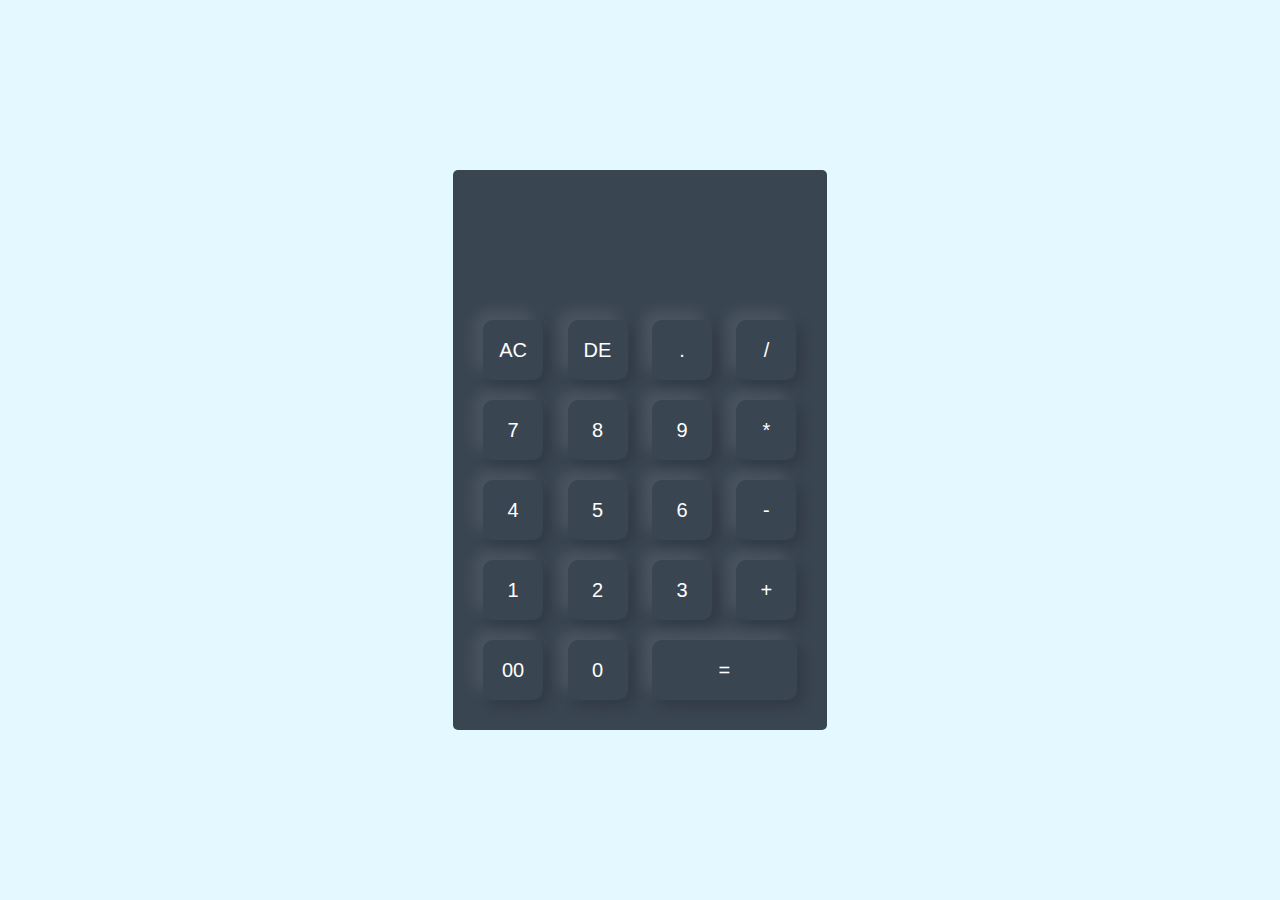
<file: Calculator/index.html>
<!DOCTYPE html>
<html lang="en">

<head>
    <meta charset="UTF-8">
    <meta name="viewport" content="width=device-width, initial-scale=1.0">
    <title>CALCULATER using javaScript</title>
    <link rel="stylesheet" href="style.css">
</head>

<body>
    <div class="container">

        <div class="calculate">
            <form action="">
                <div class="input"><input type="text" name="display"></div>
                <div>
                    <input type="button" value="AC" onclick="display.value  = ' '" class="operator">
                    <input type="button" value="DE" onclick="display.value  = display.value.toString().slice(0,-1)" class="operator">
                    <input type="button" value="." onclick="display.value  += '.'" class="operator">
                    <input type="button" value="/" onclick="display.value  += '/'" class="operator">
                </div>

                <div>
                    <input type="button" value="7" onclick="display.value  += '7'">
                    <input type="button" value="8" onclick="display.value  += '8'">
                    <input type="button" value="9" onclick="display.value  += '9'">
                    <input type="button" value="*" onclick="display.value  += '*'" class="operator">
                </div>

                <div>
                    <input type="button" value="4" onclick="display.value  += '4'">
                    <input type="button" value="5" onclick="display.value  += '5'">
                    <input type="button" value="6" onclick="display.value  += '6'">
                    <input type="button" value="-" onclick="display.value  += '-'" class="operator"> 
                </div>

                <div>
                    <input type="button" value="1" onclick="display.value  += '1'">
                    <input type="button" value="2" onclick="display.value  += '2'">
                    <input type="button" value="3" onclick="display.value  += '3'">
                    <input type="button" value="+" onclick="display.value  += '+'" class="operator">
                </div>

                <div>
                    <input type="button" value="00" onclick="display.value  += '00'">
                    <input type="button" value="0" onclick="display.value  += '0'">
                    <input class="equal operator" type="button" value="="
                        onclick="display.value  = eval(display.value)">
                </div>
            </form>
        </div>
    </div>
</body>

</html>
</file>
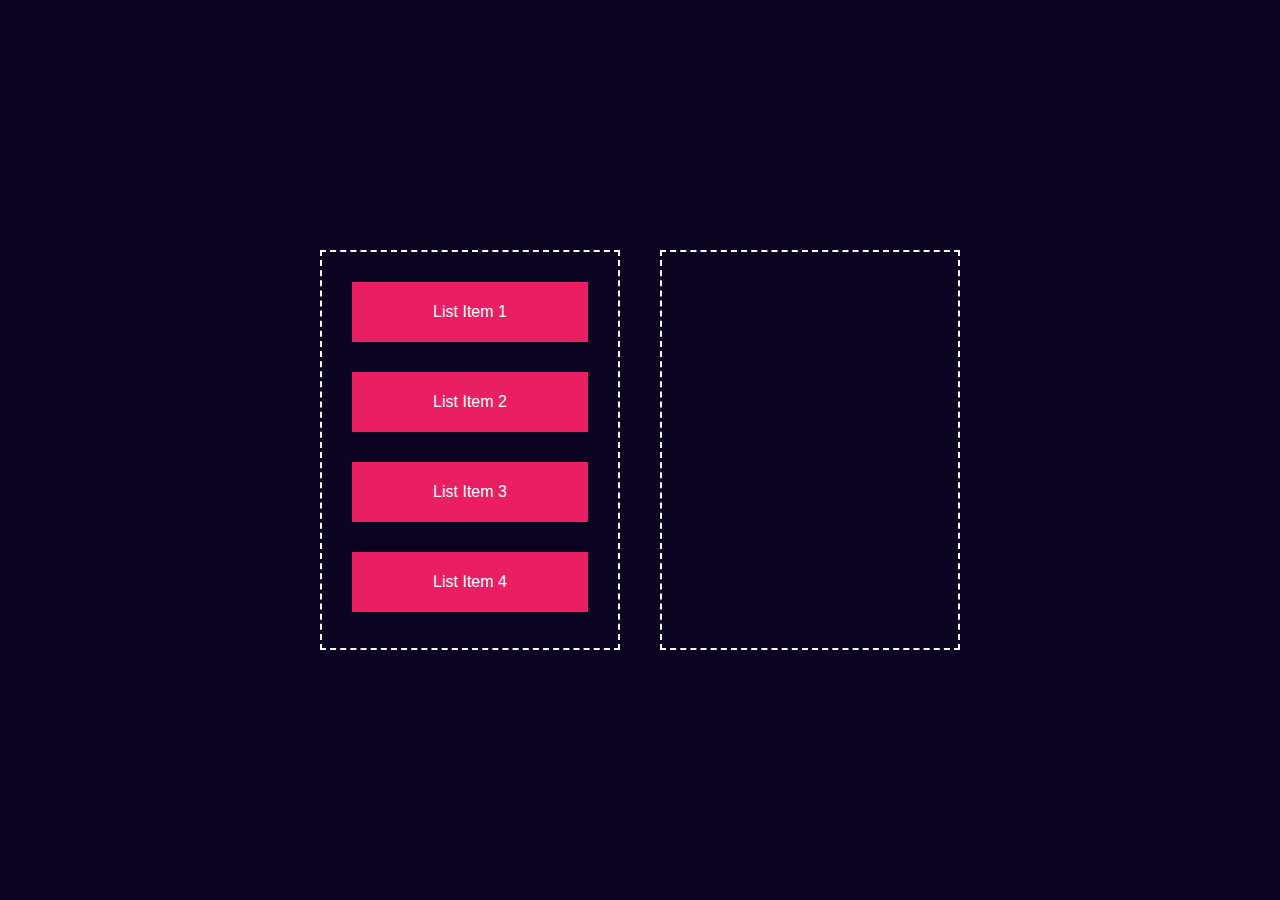
<file: Drag & Drop/Index.html>
<!DOCTYPE html>
<html lang="en">

<head>
    <meta charset="UTF-8">
    <meta name="viewport" content="width=device-width, initial-scale=1.0">
    <title>Drap & Drop</title>
    <link rel="stylesheet" href="style.css">
</head>

<body>
    <div class="container">
        <div class="left">
            <div class="list" draggable="true"> List Item 1</div>
            <div class="list" draggable="true"> List Item 2</div>
            <div class="list" draggable="true"> List Item 3</div>
            <div class="list" draggable="true"> List Item 4</div>
        </div>
        <div class="right">
        </div>
    </div>
    <script src="app.js"></script>
</body>

</html>
</file>
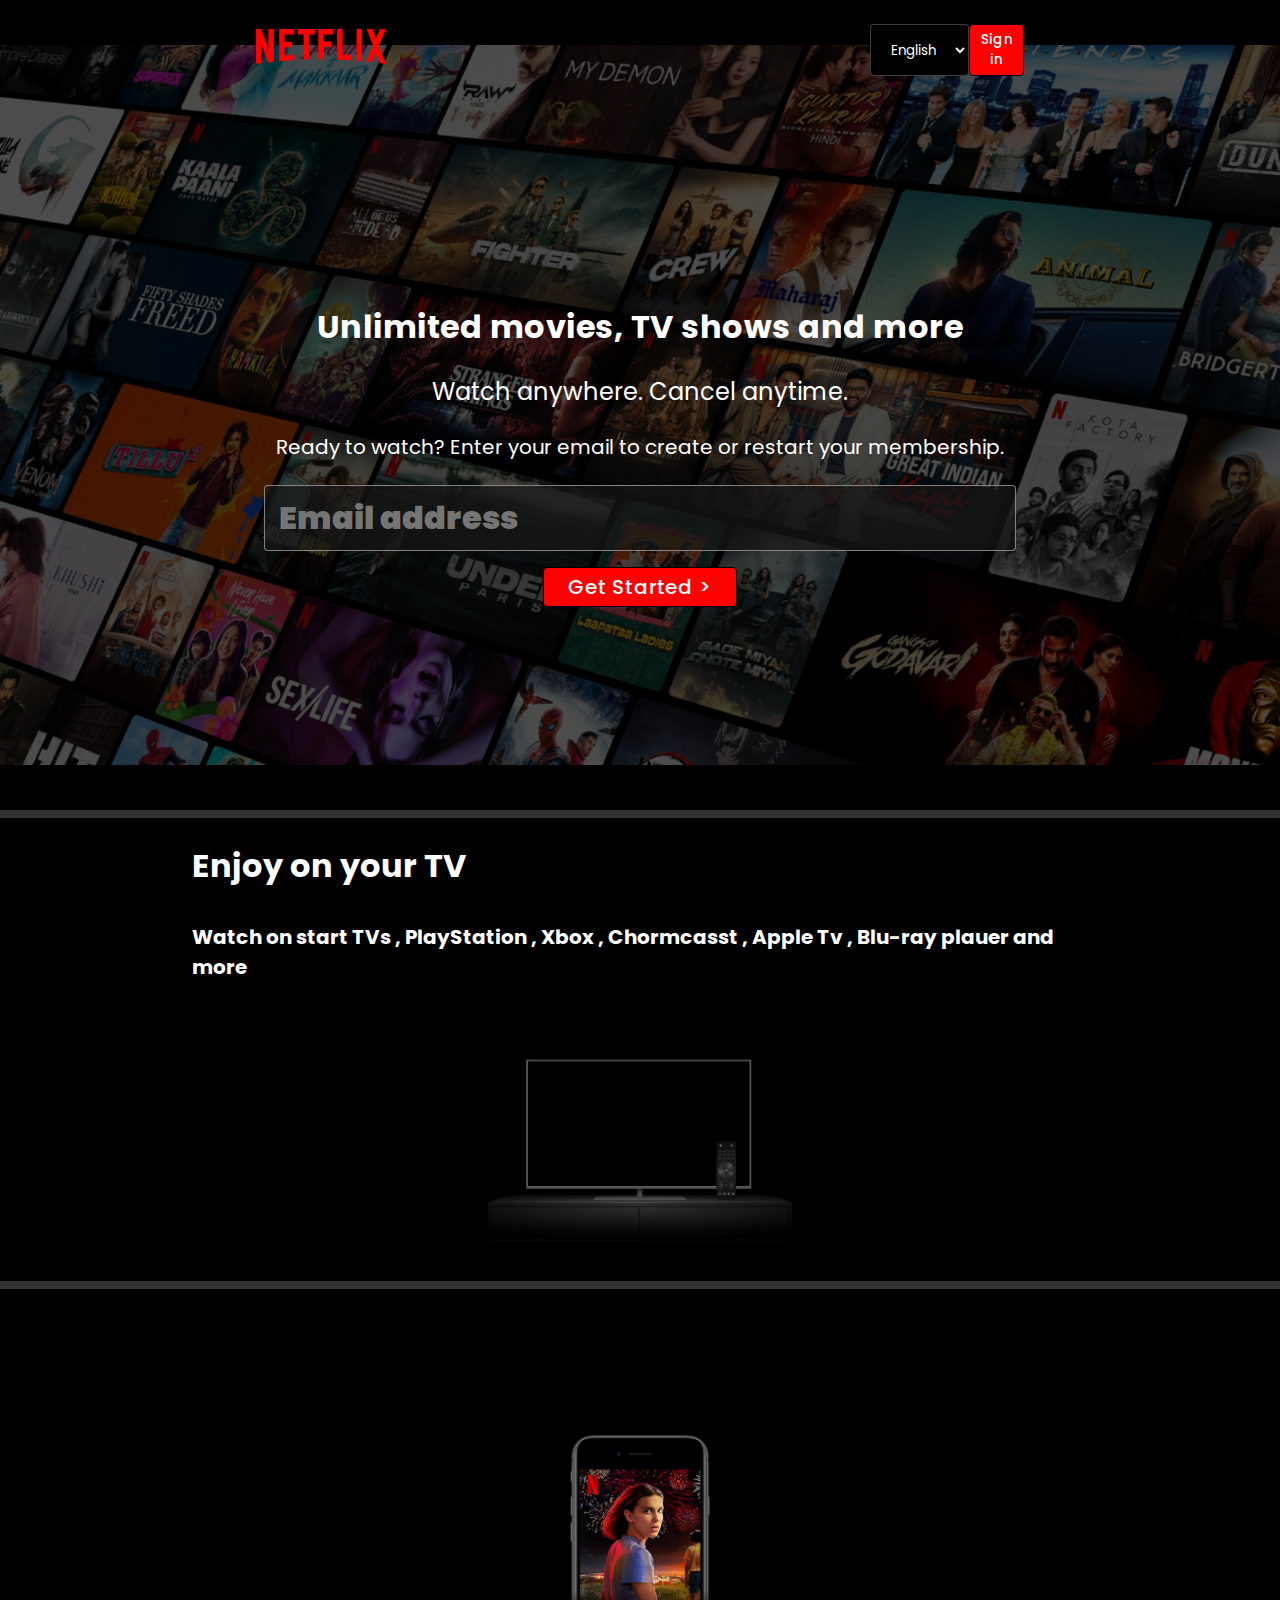
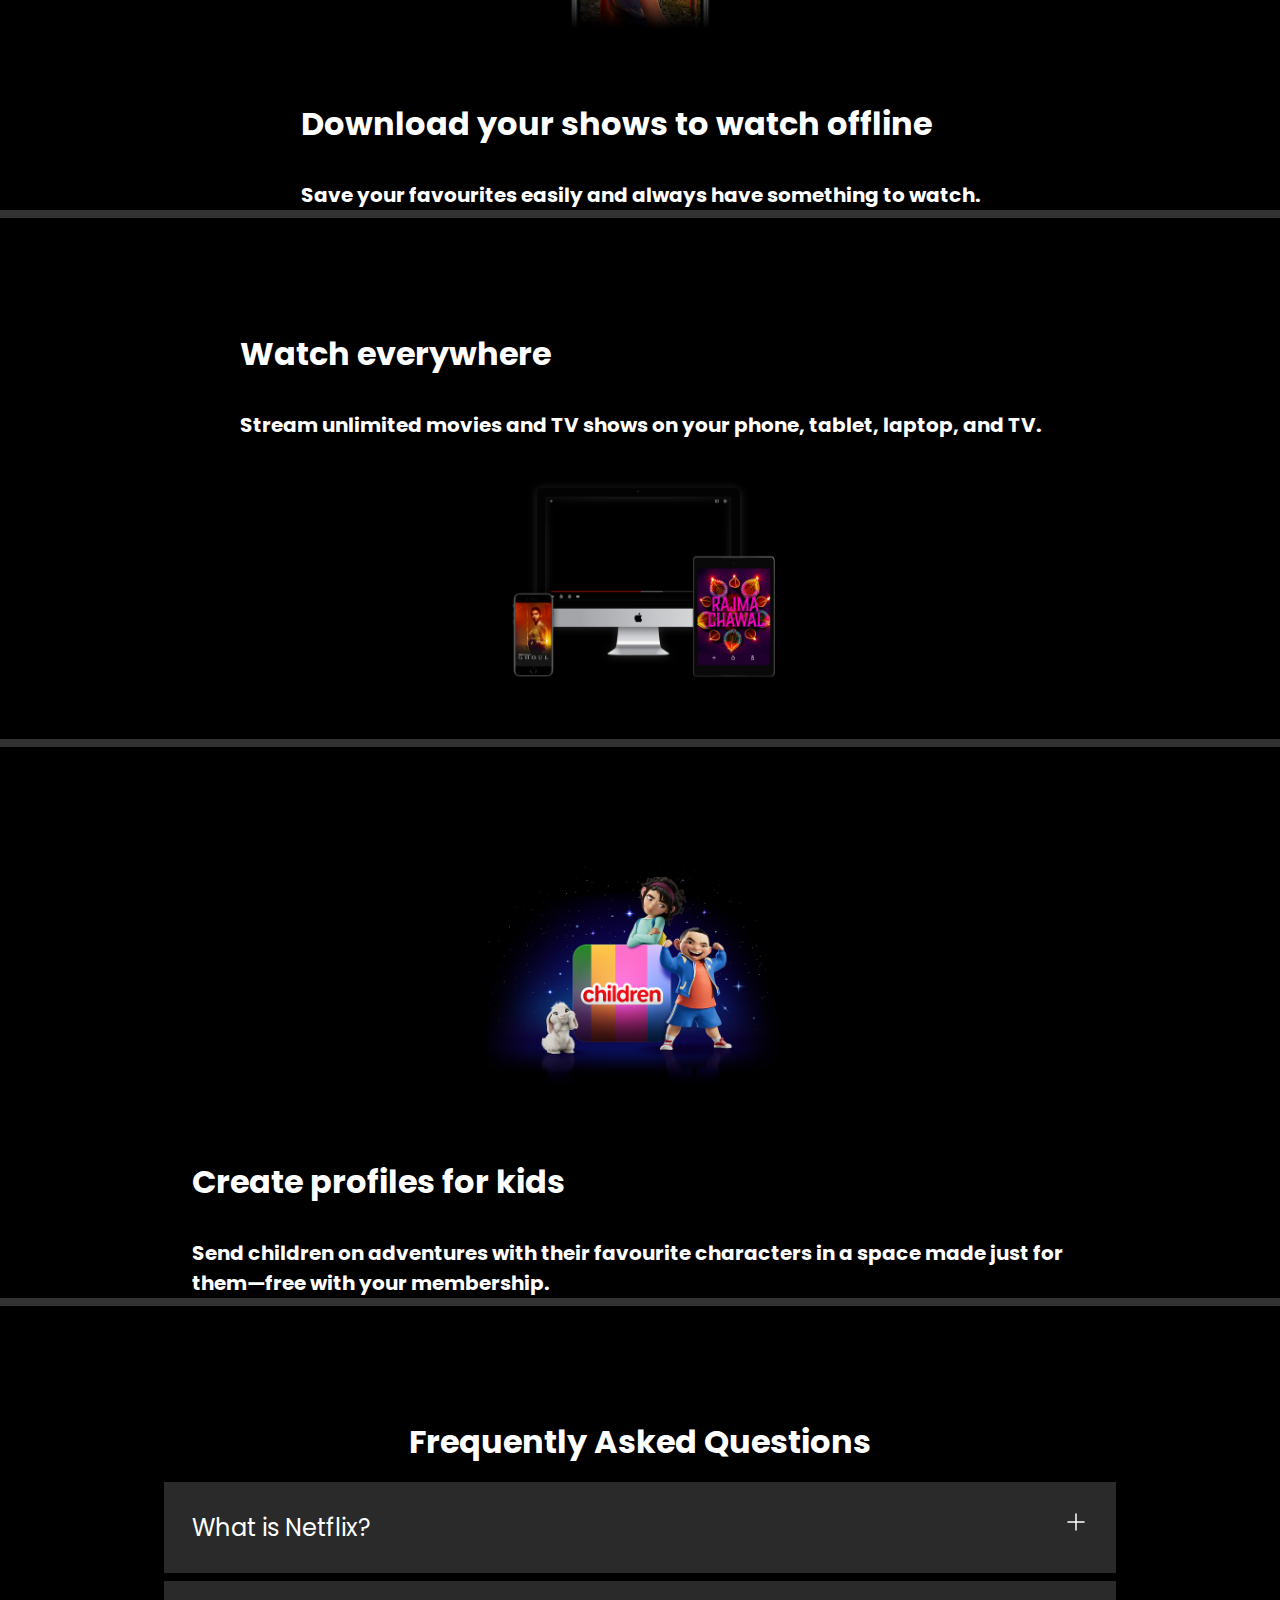
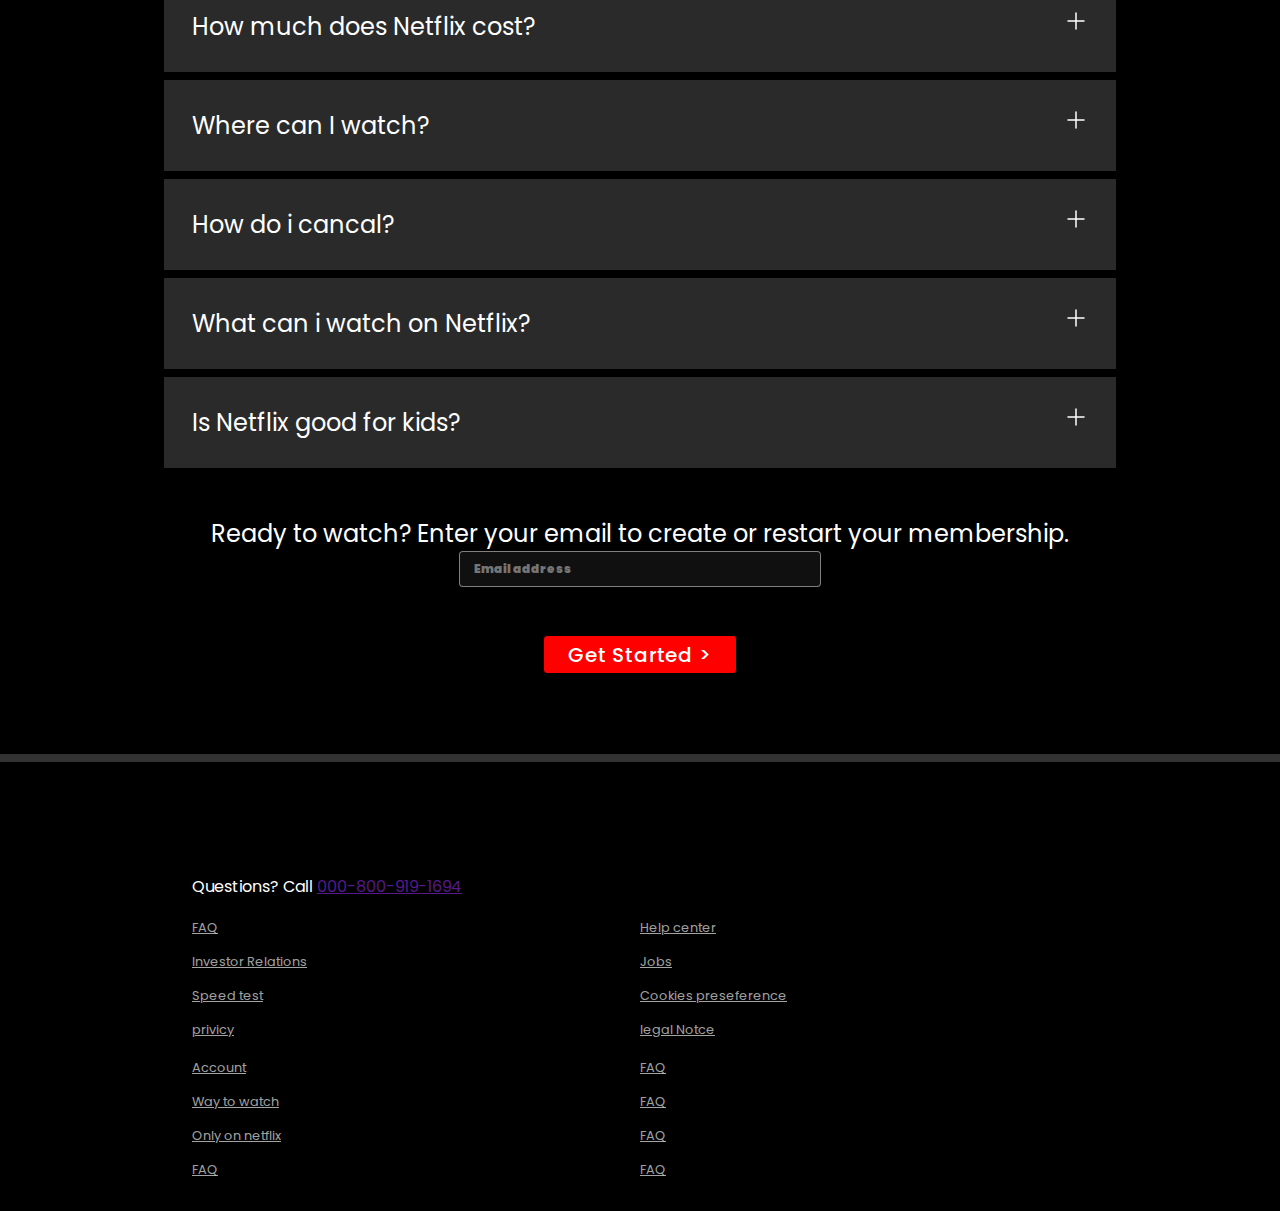
<file: Nexflix/index.html>
<!DOCTYPE html>
<html lang="en">

<head>
    <meta charset="UTF-8">
    <meta name="viewport" content="width=device-width, initial-scale=1.0">
    <title>Netflix India-Watch Show Online, Watch Movies Online</title>
    <link rel="icon" href="./Assets/favicon.ico">
    <link rel="stylesheet" href="style.css">
</head>

<body>
    <div class="main">
        <nav>
            <span><img width="50" src="Assets/logo.svg" alt=""></span>
            <div class="btn-2">
                <button class="btn btn-select"> <select name="lan" id="lenguage">
                        <option value="english">English</option>
                        <option value="hindi">Hindi</option>
                    </select>

                </button>
                <button class="btn btn-red-sm">Sign in</button>
            </div>
        </nav>

        <div class="box"></div>
        <div class="hero">
            <span>Unlimited movies, TV shows and more </span>
            <span> Watch anywhere. Cancel anytime. </span>
            <span> Ready to watch? Enter your email to create or restart your membership.</span>
            <div class="hero-point">
                <input type="email" placeholder="Email address" name="email" id="user">
                <button class="btn btn-red">Get Started &gt; </button>
            </div>
        </div>
        <div class="line"></div>
    </div>
    <section class="first">
        <div>
            <div> Enjoy on your TV</div>
            <div> Watch on start TVs , PlayStation , Xbox , Chormcasst , Apple Tv , Blu-ray plauer and more</div>
        </div>

        <div class="secimg"> <img src="./Assets/tv.png" alt="">
            <video src="https://assets.nflxext.com/ffe/siteui/acquisition/ourStory/fuji/desktop/video-tv-in-0819.m4v"
                loop muted autoplay></video>
        </div>
    </section>
    <div class="line"></div>
    <section class="first second">

        <div class="secimg"> <img src="./Assets/imag2.jpg" alt="">

        </div>
        <div>
            <div> Download your shows to watch offline</div>
            <div>
                Save your favourites easily and always have something to watch.</div>
        </div>


    </section>

    <div class="line "></div>

    <section class="first third">
        <div>
            <div> Watch everywhere</div>
            <div>Stream unlimited movies and TV shows on your phone, tablet, laptop, and TV.</div>
        </div>

        <div class="secimg"> <img src="./Assets/img3.png" alt="">
            <video id="vid"
                src="https://assets.nflxext.com/ffe/siteui/acquisition/ourStory/fuji/desktop/video-devices-in.m4v" loop
                muted autoplay></video>
        </div>
    </section>

    <div class="line"></div>


    <section class="first fourth">
        <div class="secimg"> <img src="./Assets/imag.png" alt="">

        </div>
        <div>
            <div> Create profiles for kids</div>
            <div> Send children on adventures with their favourite characters in a space made just for them—free with
                your membership.</div>
        </div>


    </section>

    <div class="line"></div>
    <section class="faq">

        <h2>Frequently Asked Questions</h2>

        <div class="faqbox">
            <span>What is Netflix?</span>
            <svg xmlns="http://www.w3.org/2000/svg" viewBox="0 0 24 24" width="24" height="24" color="#000000"
                fill="none">
                <path d="M12 4V20M20 12H4" stroke="currentColor" stroke-width="1.5" stroke-linecap="round"
                    stroke-linejoin="round" />
            </svg>
        </div>

        <div class="faqbox">
            <span>How much does Netflix cost?</span>
            <svg xmlns="http://www.w3.org/2000/svg" viewBox="0 0 24 24" width="24" height="24" color="#000000"
                fill="none">
                <path d="M12 4V20M20 12H4" stroke="currentColor" stroke-width="1.5" stroke-linecap="round"
                    stroke-linejoin="round" />
            </svg>
        </div>

        <div class="faqbox">
            <span>Where can I watch?</span>
            <svg xmlns="http://www.w3.org/2000/svg" viewBox="0 0 24 24" width="24" height="24" color="#000000"
                fill="none">
                <path d="M12 4V20M20 12H4" stroke="currentColor" stroke-width="1.5" stroke-linecap="round"
                    stroke-linejoin="round" />
            </svg>
        </div>

        <div class="faqbox">
            <span>How do i cancal?</span>
            <svg xmlns="http://www.w3.org/2000/svg" viewBox="0 0 24 24" width="24" height="24" color="#000000"
                fill="none">
                <path d="M12 4V20M20 12H4" stroke="currentColor" stroke-width="1.5" stroke-linecap="round"
                    stroke-linejoin="round" />
            </svg>
        </div>


        <div class="faqbox">
            <span>What can i watch on Netflix?</span>
            <svg xmlns="http://www.w3.org/2000/svg" viewBox="0 0 24 24" width="24" height="24" color="#000000"
                fill="none">
                <path d="M12 4V20M20 12H4" stroke="currentColor" stroke-width="1.5" stroke-linecap="round"
                    stroke-linejoin="round" />
            </svg>
        </div>

        <div class="faqbox">
            <span>Is Netflix good for kids?</span>
            <svg xmlns="http://www.w3.org/2000/svg" viewBox="0 0 24 24" width="24" height="24" color="#000000"
                fill="none">
                <path d="M12 4V20M20 12H4" stroke="currentColor" stroke-width="1.5" stroke-linecap="round"
                    stroke-linejoin="round" />
            </svg>
        </div>

        <div class="emailfoot">
            <span> Ready to watch? Enter your email to create or restart your membership.</span>
            <div class="hero-point">
                <input type="email" placeholder="Email address" name="email" id="user">
                <button class="btn btn-red">Get Started &gt; </button>
            </div>
        </div>
    </section>

    <div class="line"></div>
    <footer>
        <span>Questions? Call <a href="">000-800-919-1694</a></span>
        <div class="footer">
            <div class="footer-item">
                <a href="faq">FAQ</a>
                <a href="faq">Investor Relations</a>
                <a href="faq">Speed test </a>
                <a href="faq">privicy</a>
            </div>

            <div class="footer-item">
                <a href="faq">Help center</a>
                <a href="faq">Jobs</a>
                <a href="faq">Cookies preseference</a>
                <a href="faq">legal Notce</a>
            </div>
            <div class="footer-item">
                <a href="faq">Account</a>
                <a href="faq">Way to watch </a>
                <a href="faq">Only on netflix </a>
                <a href="faq">FAQ</a>
            </div>
            <div class="footer-item">
                <a href="faq">FAQ</a>
                <a href="faq">FAQ</a>
                <a href="faq">FAQ</a>
                <a href="faq">FAQ</a>
            </div>

        </div>


    </footer>
</body>

</html>
</file>
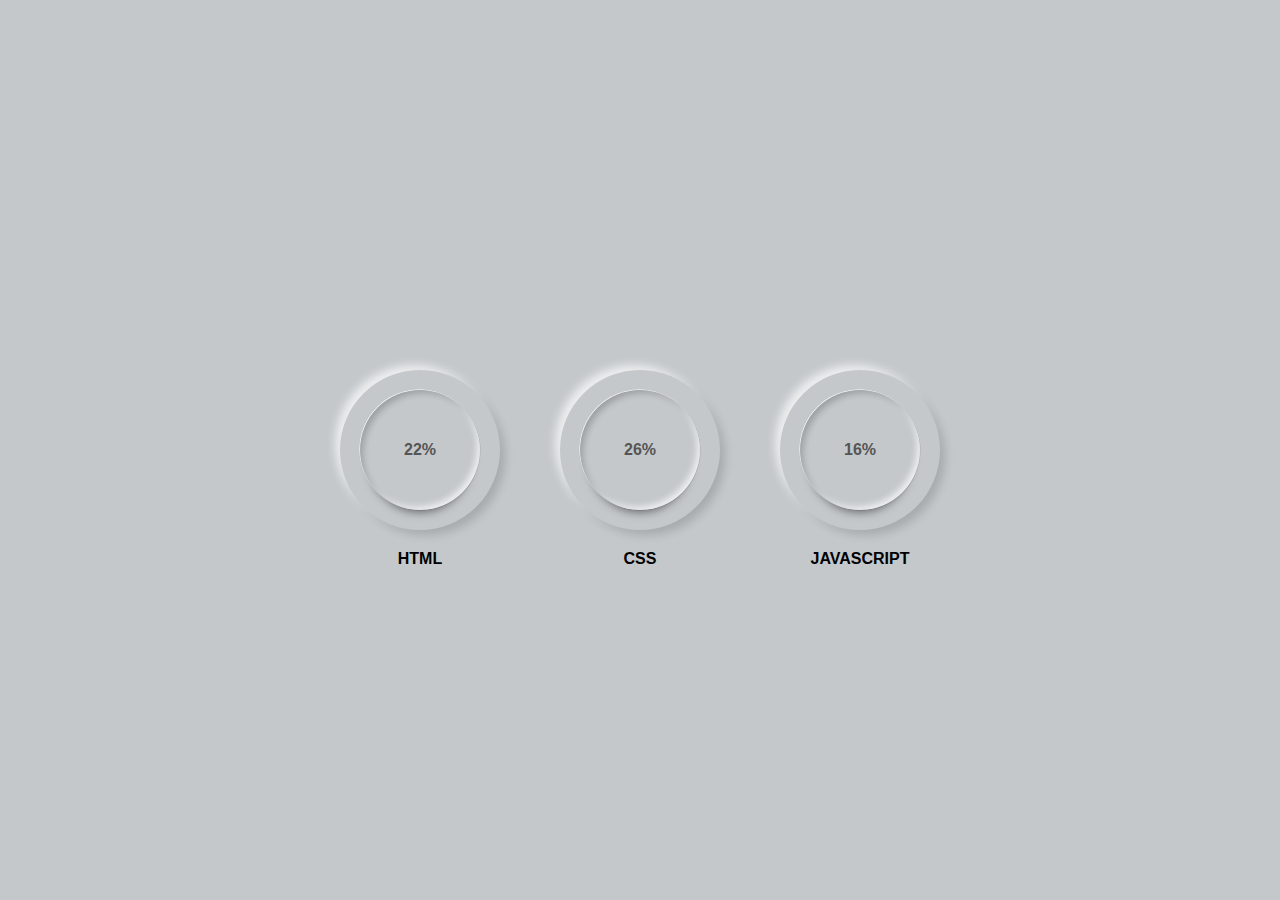
<file: progress bar/index.html>
<!DOCTYPE html>
<html lang="en">

<head>
    <meta charset="UTF-8">
    <meta name="viewport" content="width=device-width, initial-scale=1.0">
    <title>Progress Bar</title>
    <link rel="stylesheet" href="style.css">
</head>

<body>
    <div class="skill">

        <div class="outer">
            <div class="inner">
                <div id="number"> </div>
            </div>
        </div>


        <svg xmins="http://www.w3.org/2000/svg" version="1.1" width="160px" height="160">
            <defs>
                <linearGradient id="GradientColor">
                    <stop offset="0%" stop-color="#e91e63" />
                    <stop offset="100%" stop-color="#673ab7" />

                </linearGradient>
            </defs>
            <circle class="circle" cx="80" cy="80" r="70" stroke-linecap="round"></circle>
        </svg> 
         <div class="text">HTML</div>  
    </div>

    <div class="skill">

        <div class="outer">
            <div class="inner">
                <div id="css"> </div>
            </div>
        </div>


        <svg xmins="http://www.w3.org/2000/svg" version="1.1" width="160px" height="160">
            <defs>
                <linearGradient id="GradientColor">
                    <stop offset="0%" stop-color="#e91e63" />
                    <stop offset="100%" stop-color="#673ab7" />

                </linearGradient>
            </defs>
            <circle class="circlec" cx="80" cy="80" r="70" stroke-linecap="round"></circle>
        </svg>   
        <div class="text">CSS</div>  

    </div>

    <div class="skill">

        <div class="outer">
            <div class="inner">
                <div id="js"> </div>
            </div>
        </div>


        <svg xmins="http://www.w3.org/2000/svg" version="1.1" width="160px" height="160">
            <defs>
                <linearGradient id="GradientColor">
                    <stop offset="0%" stop-color="#e91e63" />
                    <stop offset="100%" stop-color="#673ab7" />

                </linearGradient>
            </defs>
            <circle class="circlej" cx="80" cy="80" r="70" stroke-linecap="round"></circle>
        </svg>

        <div class="text">JAVASCRIPT</div>  

      
    </div>
    <script src="app.js"></script>
</body>

</html>
</file>
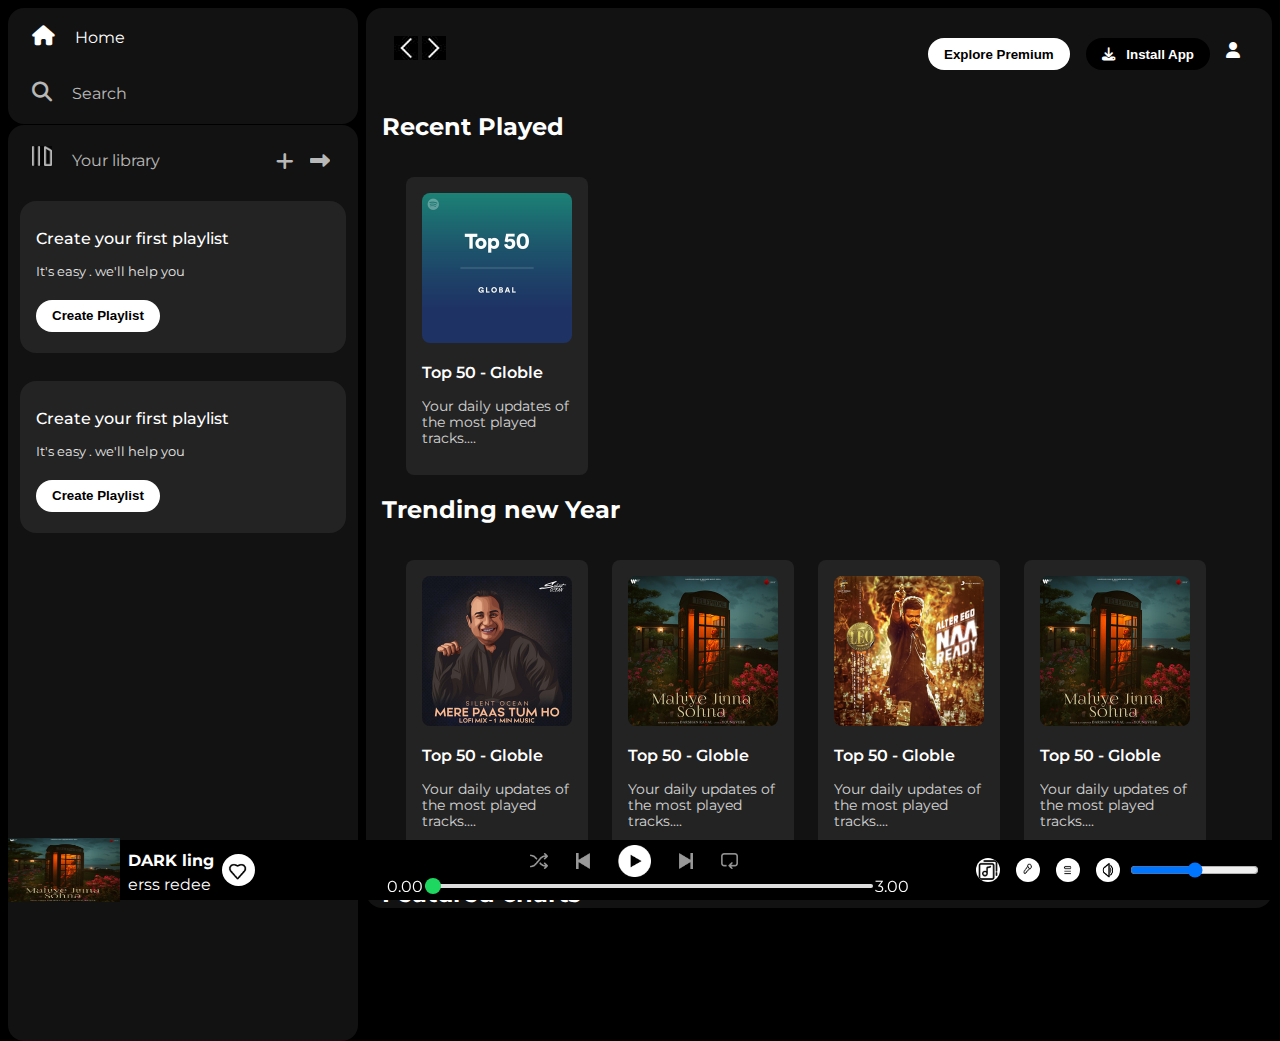
<file: SpotifyClone/index.html>
<!DOCTYPE html>
<html lang="en">

<head>
    <meta charset="UTF-8">
    <meta name="viewport" content="width=device-width, initial-scale=1.0">
    <title>Spotify - Web Player: Music for everyone</title>
    <link rel="stylesheet" href="https://cdnjs.cloudflare.com/ajax/libs/font-awesome/6.5.2/css/all.min.css">
    <link rel="stylesheet" href="style.css">
    <link rel="icon" href="./Assects/logo.jpg">
    <link rel="preconnect" href="https://fonts.googleapis.com">
    <link rel="preconnect" href="https://fonts.gstatic.com" crossorigin>
    <link href="https://fonts.googleapis.com/css2?family=Montserrat:ital,wght@0,100..900;1,100..900&display=swap"
        rel="stylesheet">
</head>

<body>
    <div class="main">
        <div class="sidebar">
            <div class="nav">
                <div class="nav-option" style="opacity: 1;">
                    <i class="fa-solid fa-house"></i>
                    <a href="#">Home</a>
                </div>

                <div class="nav-option">
                    <i class="fa-solid fa-magnifying-glass"></i>
                    <a href="#">Search</a>
                </div>
            </div>
            <div class="library">
                <div class="option">
                    <div class="lib-option nav-option">
                        <img src="./Assects/library_logo.jpg" alt="">
                        <a href="#">Your library </a>
                    </div>
                    <div class="icons">
                        <i class="fa-solid fa-plus"></i>
                        <i class="fa-solid fa-right-long"></i>
                    </div>
                </div>
                <div class="lib-box">
                    <div class="box">
                        <p class="box-p1">Create your first playlist</p>
                        <p class="box-p2"> It's easy . we'll help you</p>
                        <button class="badge" type="button"> Create Playlist</button>
                    </div>

                    <div class="box">
                        <p class="box-p1">Create your first playlist</p>
                        <p class="box-p2"> It's easy . we'll help you</p>
                        <button class="badge" type="button"> Create Playlist</button>
                    </div>

                </div>
            </div>
        </div>

        <div class="main-content">
            <div class="sticky-nav">
                <div class="main-nav-icon">
                    <img src="./Assects/backward.jpg">
                    <img src="./Assects/forword.jpg" class="hide">
                </div>

                <div class="main-nav-icon2">
                    <button class="badge nav-icon hide" type="button"> Explore Premium</button>
                    <button class="badge  nav-icon" type="button" style="background-color: #000; color: #fff;"> <i
                            class="fa-solid fa-download" style="margin-right: 0.5rem;"></i> Install App</button>
                    <i class="fa-solid fa-user nav-icon"></i>
                </div>

            </div>

            <h2>Recent Played</h2>
            <div class="card-container">
                <div class="card">
                    <img src="./Assects/card1.jpg">
                    <p class="card-tittle"> Top 50 - Globle</p>
                    <p class="card-info"> Your daily updates of the most played tracks....</p>

                </div>
            </div>


            <h2>Trending new Year </h2>
            <div class="card-container">
                <div class="card">
                    <img src="./Assects/card2.jpg">
                    <p class="card-tittle"> Top 50 - Globle</p>
                    <p class="card-info"> Your daily updates of the most played tracks....</p>

                </div>
                <div class="card">
                    <img src="./Assects/card3.jpg">
                    <p class="card-tittle"> Top 50 - Globle</p>
                    <p class="card-info"> Your daily updates of the most played tracks....</p>

                </div>
                <div class="card">
                    <img src="./Assects/card4.jpg">
                    <p class="card-tittle"> Top 50 - Globle</p>
                    <p class="card-info"> Your daily updates of the most played tracks....</p>

                </div>
                <div class="card">
                    <img src="./Assects/card3.jpg">
                    <p class="card-tittle"> Top 50 - Globle</p>
                    <p class="card-info"> Your daily updates of the most played tracks....</p>

                </div>
            </div>

            <h2>Featured charts</h2>
            <div class="card-container">
                <div class="card">
                    <img src="./Assects/card5.jpg">
                    <p class="card-tittle"> Top 50 - Globle</p>
                    <p class="card-info"> Your daily updates of the most played tracks....</p>

                </div>
                <div class="card">
                    <img src="./Assects/projile1.jpg">
                    <p class="card-tittle"> Top 50 - Globle</p>
                    <p class="card-info"> Your daily updates of the most played tracks....</p>

                </div>
                <div class="card">
                    <img src="./Assects/card1.jpg">
                    <p class="card-tittle"> Top 50 - Globle</p>
                    <p class="card-info"> Your daily updates of the most played tracks....</p>

                </div>
            </div>
            <div class="footer">
                <div class="line"></div>
            </div>
        </div>

        <div class="music-player">
            <div class="album">
        <img src="./Assects/card3.jpg" id="logo">
         <div class="text">
        <h4>DARK ling</h4>
            <p>erss redee</p>
         </div>
        <img src="./Assects/like.png"id="like"  style="height: 2rem ;">
            </div>
            <div class="player">
                <div class="playar-controls">
                    <img src="./Assects/icon1.jpg" class="player-control-icon">
                    <img src="./Assects/icon3.jpg" class="player-control-icon">
                    <img src="./Assects/icon4.jpg" class="player-control-icon" style="opacity: 1; height: 2rem;">
                    <img src="./Assects/icon5.jpg" class="player-control-icon">
                    <img src="./Assects/icon2.jpg" class="player-control-icon">
                </div>
                <div class="play-bar">
                    <span>0.00</span>
                    <input type="range" min="0" max="100" value="0" class="progress-bar">
                    <span>3.00</span>
                </div>
            </div>
            <div class="controls">
                <img src="./Assects/music-album.png" style="background-color: #fff;">
                <img src="./Assects/lyrics.png">
                <img src="./Assects/list.png">
                <img src="./Assects/vol.png">
                <input type="range" min="0" max="100" value="50">
            </div>
        </div>
    </div>
</body>

</html>
</file>
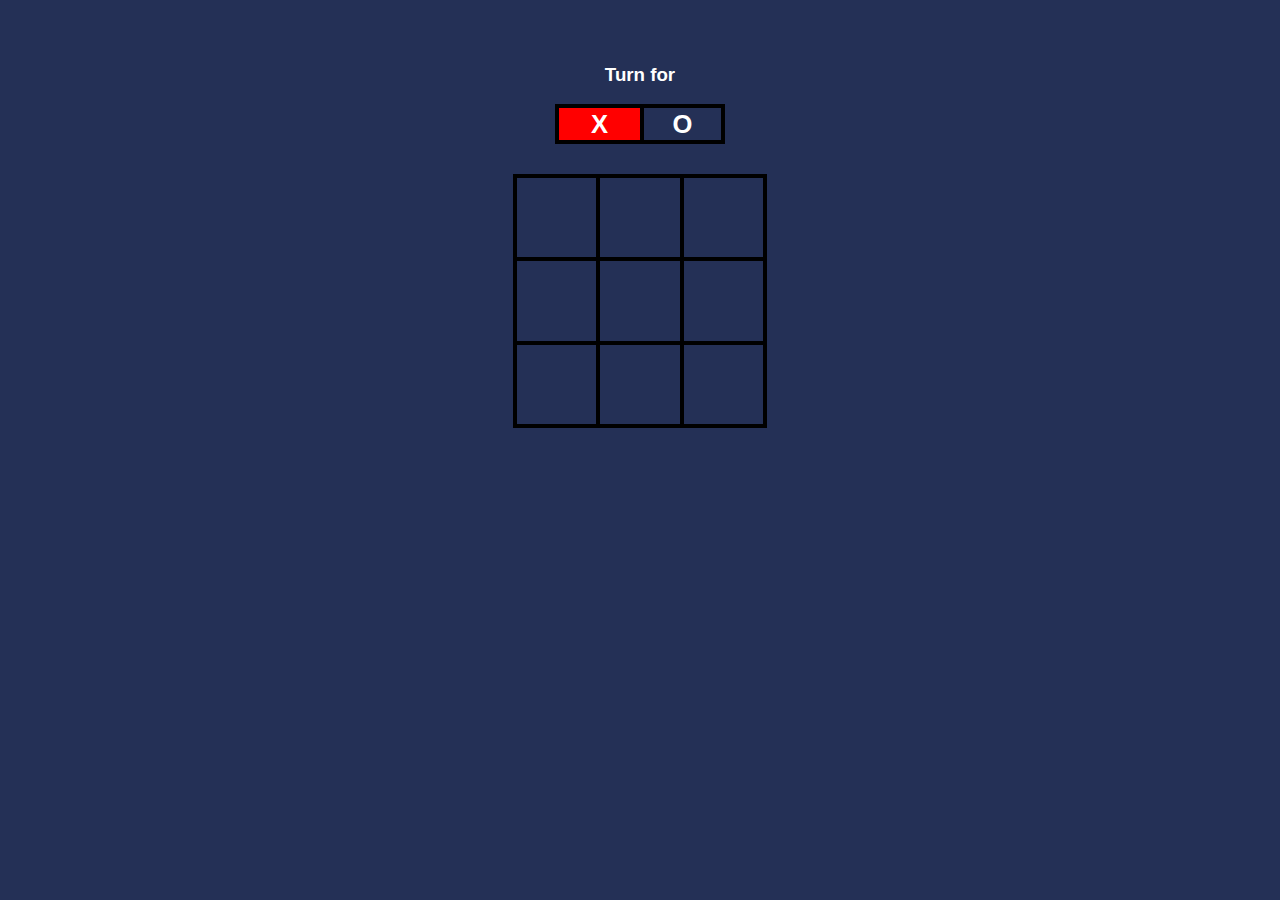
<file: TIC - TAC - TOE/Index.html>
<!DOCTYPE html>
<html lang="en">

<head>
    <meta charset="UTF-8">
    <meta name="viewport" content="width=device-width, initial-scale=1.0">
    <title>Tic-Tac-Toa</title>
    <link rel="stylesheet" href="index.css">
</head>

<body>
    <div class="turn-container">
        <h3>Turn for </h3>
        <div class="turn-box align "> X</div>
        <div class="turn-box align "> O</div>
        <div class="bg"></div>
    </div>
    <div class="main-grid">
        <div class="box align "> 0</div>
        <div class="box align "> 1</div>
        <div class="box align "> 2</div>
        <div class="box align "> 3</div>
        <div class="box align "> 4</div>
        <div class="box align "> 5</div>
        <div class="box align "> 6</div>
        <div class="box align "> 7</div>
        <div class="box align "> 8</div>

    </div>

    <h2 class="result"></h2> 
    <button class="play-again">Play Again</button>
    <script src="index.js"></script>
</body>

</html>
</file>
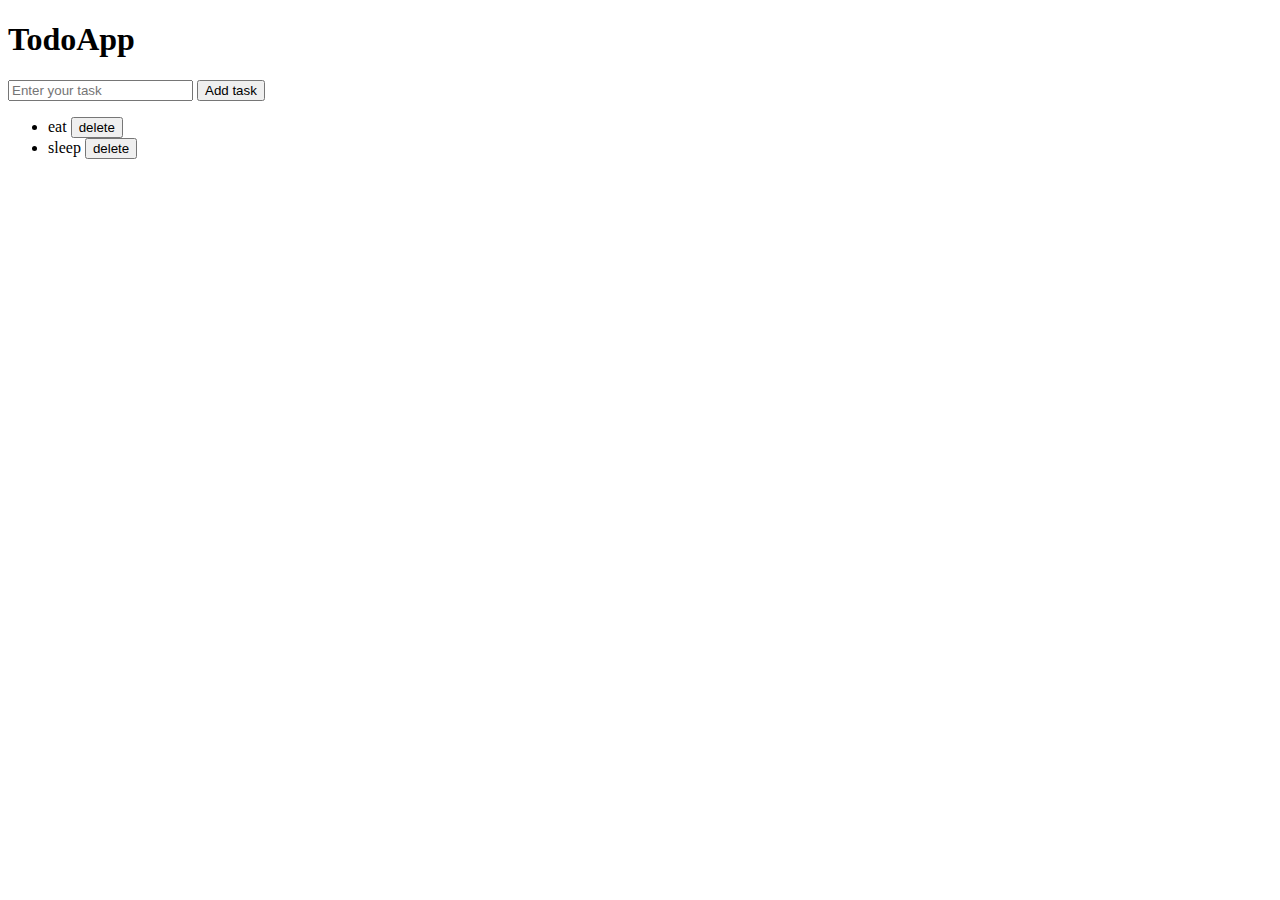
<file: MINIproject/index1.html>
<!DOCTYPE html>
<html lang="en">

<head>
    <meta charset="UTF-8">
    <meta name="viewport" content="width=device-width, initial-scale=1.0">
    <title>JS_mini</title>
</head>

<body>
    <!-- <style>
        div{
             background-color: chartreuse;
            width: 400px;
            height: 800px;
        }
        ul{
             background-color: blueviolet;
        }
        li{
             background-color: blue;
        }
    </style> -->
    <!-- <div>
        <ul>
            <li>1</li>
            <li>2</li>
            <li>3</li>
            <li>4</li>
        </ul>
    </div> -->

    <h1> TodoApp</h1>
    <input type="text" placeholder="Enter your task">
    <button type="button">Add task</button>
    <ul>
        <li>eat
            <button class="delete"> delete</button>
        </li>
        <li>sleep
            <button class="delete"> delete</button>
        </li>
    </ul>
    <script src="index1.js"></script>
</body>

</html>
</file>
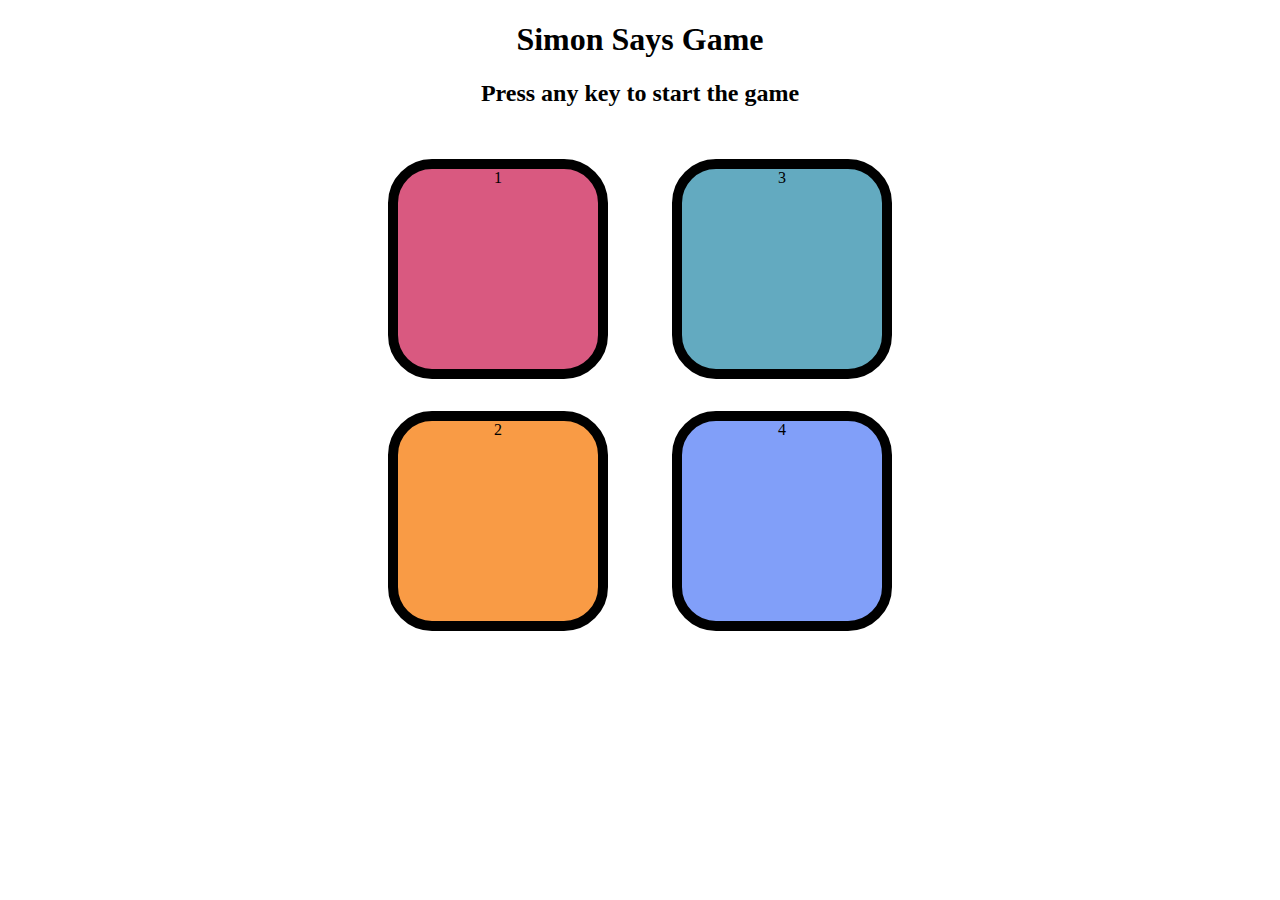
<file: SIMON SAYS/simon.html>
<!DOCTYPE html>
<html lang="en">

<head>
    <meta charset="UTF-8">
    <meta name="viewport" content="width=device-width, initial-scale=1.0">
    <title>simon say's game</title>
</head>

<body>
    <style>
        body {
            text-align: center;
        }

        .btn-container {
            display: flex;
            justify-content: center;

        }

        .btn {
            width: 200px;
            height: 200px;
            border-radius: 20%;
            border: 10px black solid;
            margin: 2rem;
        }

        .yellow {
            background-color: #f99b45;
        }

        .red {
            background-color: #d95980;
        }

        .green {
            background-color: #63aac0;
        }

        .blue {
            background-color: #819ff9;
        }

        .flash {
            background-color: #fff;
        }

        .purpel {
            background-color: green;
        }
    </style>
    <h1>Simon Says Game</h1>
    <h2>Press any key to start the game </h2>
    <div class="btn-container">
        <div class="line-one">
            <div class="btn red " type="button " id="red">1</div>
            <div class="btn yellow" type="button" id="yellow">2</div>
        </div>
        <div class="line-two">
            <div class="btn green" type="button" id="green">3</div>
            <div class="btn  blue" type="button" id="blue">4</div>
        </div>
    </div>
    <script src="simon.js"></script>
</body>

</html>
</file>
<file: Calculator/style.css>
* {
     margin: 0;
     padding: 0;
     font-family: sans-serif;
     box-sizing: border-box;

 }

 .container {
     width: 100%;
     height: 100vh;
     background: #e3f9ff;
     display: flex;
     justify-content: center;
     align-items: center;

 }

 .calculate {
     background: #3a4552;
     padding: 20px;
     border-radius: 5px;
     /* font-size: 1.6rem; */

 }


 .input {
     border: none;
     background-color: transparent;
 }

 .calculate form input {
     border: 0;
     outline: 0;
     width: 60px;
     height: 60px;
     border-radius: 10px;
     box-shadow: -8px -8px 15px rgba(255, 255, 255, 0.1), 5px 5px 15px rgba(0, 0, 0, 0.2);
     background: transparent;
     font-size: 20px;
     color: #fff;
     cursor: pointer;
     margin: 10px;
 }

 form .input {
     display: flex;
     justify-content: flex-end;
     margin: 20px 0;
 }

 form .input input {
     text-align: right;
     flex: 1;
     font-size: 3rem;
     box-shadow: none;
 }

 .calculate form .equal {
     width: 145px;
 }

   .operator {
     color: #33ff8d;
 }
</file>
<file: Drag & Drop/style.css>
* {
    margin: 0;
    padding: 0;
    font-family: sans-serif;
    box-sizing: border-box;

}

.container {
    width: 100%;
    height: 100vh;
    display: flex;
    justify-content: center;
    align-items: center;
    background: #0b0423;
}

.left,
.right {
    width: 300px;
    min-height: 400px;
    margin: 20px;
    border: 2px dashed #fff
}

.list {
    background: #e91e63;
    height: 60px;
    margin: 30px;
    color: #fff;
    display: flex;
    align-items: center;
    justify-content: center;
    cursor: grab;
}
</file>
<file: Nexflix/style.css>
@import url('https://fonts.googleapis.com/css2?family=Roboto:ital,wght@0,100;0,300;0,400;0,500;0,700;0,900;1,100;1,300;1,400;1,500;1,700;1,900&display=swap');
@import url('https://fonts.googleapis.com/css2?family=Poppins:ital,wght@0,100;0,200;0,300;0,400;0,500;0,600;0,700;0,800;0,900;1,100;1,200;1,300;1,400;1,500;1,600;1,700;1,800;1,900&display=swap');


* {
     margin: 0;
     padding: 0;
     font-family: poppins;
}

title {
     font-family: sans-serif;
     letter-spacing: 0.5px;
}

body {
     background-color: #000;
}


#vid {
     height: 432px;
     width: 345.6px;
     top: -70px;
     right: 97px;
}

.main {

     height: 90vh;
     background-image: url("./Assets/backgroun.png");
     background-position: center center;
     background-repeat: no-repeat;
     background-size: max(1200px, 100vw);
     position: relative;
}

.main .box {
     height: 90vh;
     width: 100%;
     background-color: black;
     position: absolute;
     top: 0;
     opacity: 0.6;
}

nav {
     display: flex;
     max-width: 60vw;
     margin: auto;
     justify-content: space-between;
     height: 100px;
     align-items: center;
     /* padding: 1rem; */

}

nav img {
     color: red;
     width: 130px;
     position: relative;
     z-index: 10;
}

nav button {
     position: relative;
     z-index: 10;
}

.btn-2 {
     width: 20%;
     display: flex;
     justify-content: space-between;
}

.hero {
     height: calc(100% - 100px);
     color: #fff;
     display: flex;
     align-items: center;
     justify-content: center;
     flex-direction: column;
     position: relative;
     gap: 23px;
     padding: 0 2rem;
}

.hero> :nth-child(1) {
     font-weight: 700;
     font-size: 3rem;
     letter-spacing: 0.5px;
     text-align: center;
}

.hero> :nth-child(2) {
     font-weight: 400;
     font-size: 1.5rem;
     text-align: center;
}


.hero :nth-child(3) {
     font-weight: 400;
     font-size: 1.5rem;
     text-align: center;
}

.line {
     width: 100%;
     height: 5rem;
     border-top: #80808063 solid 0.5rem;
     position: relative;
     z-index: 20;


}


.btn {
     /* padding: 0.30rem 0.50rem; */
     font-weight: 500;
     letter-spacing: 0.05rem;
     background-color: #000;
     border-radius: 0.25rem;
     color: #fff;
     border: 0.10rem solid rgba(128, 128, 128, 0.493);

}

select {
     background-color: transparent;
     color: #fff;
     border: none;
     padding: 0 1rem;
     cursor: pointer;
}


.btn-red-sm {
     background-color: red;
     padding: 0.30rem 0.50rem;
     border: 1px solid black;
}

.btn-red {
     background-color: red;
     padding: 0.23rem 1.5rem;
     font-size: 1.25rem;
     border: 0.10rem solid #000;



}

.hero-point {
     display: flex;
     align-items: center;
     justify-content: center;
     gap: 1rem;
}

.main input {
     font-size: 1.25rem;
     padding: 0.5rem 6.25rem 0.5rem 0.85rem;
     border-radius: 0.25rem;
     font-weight: 900;
     font-size: .75rem;
     background-color: rgba(23, 23, 23, 0.7);
     border: 0.10rem solid rgba(246, 238, 238, 0.5);
     color: #fff;
}

/* first section   start */
.first {
     color: white;
     display: flex;
     justify-content: center;
     align-items: center;
     max-width: 70vw;
     margin: auto;
}

@media screen and (max-width: 1300px) {
     .first {
          flex-wrap: wrap;

     }
}

.secimg {
     position: relative;
}

.secimg img {

     width: 34rem;
     position: relative;
     z-index: 10;
}

.secimg video {

     position: absolute;
     /* width: 34rem; */
     top: 65px;
     right: 5px;
}

.first>div :first-child {
     font-size: 3rem;
     font-weight: bold;
     padding: 2rem 0;
}


.first>div :nth-child(2) {
     font-size: 1.5rem;
     font-weight: bold;

}

.faq h2 {
     font-size: 3rem;
     font-weight: bold;
     color: white;
     text-align: center;
     margin-bottom: 1rem;
}

.faq {
     background-color: #000;
     color: #fff;
     padding: 2rem;
     font-size: 1.5rem;

}

.faqbox svg {
     filter: invert(1);
     size: 1rem;
}

.faqbox {
     display: flex;
     justify-content: space-between;
     background-color: rgba(128, 128, 128, 0.326);
     padding: 1.75rem;
     max-width: 70vw;
     margin: auto;
     margin-top: 0.5rem;
     margin-bottom: 0.25rem;
     cursor: pointer;
     transition: all 0.5s ease-out;
}

.faqbox:hover {
     background-color: rgba(128, 128, 128, 0.505);
}

.emailfoot {
     text-align: center;
     margin: 3rem;
}

.emailfoot :first-child {
     margin-bottom: 2rem;
     ;
}

.emailfoot input {
     font-size: 1.25rem;
     padding: 0.5rem 6.25rem 0.5rem 0.85rem;
     border-radius: 0.25rem;
     font-weight: 900;
     font-size: .75rem;
     background-color: rgba(23, 23, 23, 0.7);
     border: 0.10rem solid rgba(246, 238, 238, 0.5);
     color: #fff;
}

footer {
     color: white;
     max-width: 70vw;
     margin: auto;
     padding: 2rem;

}

footer span {
     text-align: center;
     margin-bottom: 2rem;
}

.footer {
     color: white;
     display: grid;
     grid-template-columns: 1fr 1fr 1fr 1fr;
}

@media screen and (max-width: 1300px) {
     nav {
          /* max-width: 90vw; */
     }

     .footer {
          color: white;
          display: grid;
          grid-template-columns: 1fr 1fr;
     }

     .secimg img {

          width: 19rem;

     }

     #vid {
          width: 10rem;
          top: -6rem;
          right: 85px;
     }


     .secimg video {
          width: 16rem;
     }


     .first>div :nth-child(1) {
          font-size: 2rem;
     }

     .first>div :nth-child(2) {
          font-size: 1.25rem;

     }

     .hero :nth-child(1) {
          font-size: 2rem;
     }

     .hero :nth-child(3) {

          font-size: 1.25rem;

     }

     .hero :nth-child(3) {
          font-size: 1.25rem;
     }
     
.hero-point {
     display: flex;
     flex-direction: column;
     align-items: center;
     justify-content: center;
     gap: 1rem;
}
.faq h2 {
      font-size: 2rem;
}


}





.footer-item a {
     font-size: 0.80rem;
     color: #ffffffa4;
}

.footer-item {
     display: flex;
     flex-direction: column;
     justify-content: center;
     margin-top: 20px;
     gap: 1rem;
}
</file>
<file: progress bar/style.css>
* {
    margin: 0;
    padding: 0;
    font-family: sans-serif;
    box-sizing: border-box;
}

body {
    background: rgb(196, 200, 203);
    height: 100vh;
    display: flex;
    justify-content: center;
    align-items: center;

}

.skill {
    width: 160px;
    height: 160px;
    /* background-color: aqua; */
    position: relative;
    margin: 30px;
    ;
}

.outer {
    width: 160px;
    height: 160px;
    border-radius: 50%;
    padding: 20px;
    box-shadow: 6px 6px 10px -1px rgba(0, 0, 0, 0.15),
        -6px -6px 10px -1px rgba(255, 255, 255, 0.7);

}


.inner {
    width: 120px;
    height: 120px;
    border-radius: 50%;
    box-shadow:
        inset 4px 4px 6px -1px rgba(0, 0, 0, 0.2),
        inset -4px -4px 6px -1px rgba(255, 255, 255, 0.7),
        -0.5px -0.5px 0px rgba(255, 255, 255, 1),
        0.5px 0.5px 0px rgba(0, 0, 0, 0.15),
        0px 12px 10px -10px rgba(0, 0, 0, 0.5);
    display: flex;
    justify-content: center;
    align-items: center;
}

#number {
    font-weight: 600;
    color: #555;
    ;
}


#css {
    font-weight: 600;
    color: #555;
    ;
}


#js {
    font-weight: 600;
    color: #555;
    ;
}


.circle {
    fill: none;
    stroke: url(#GradientColor);
    stroke-width: 20px;
    stroke-dasharray: 472;
    stroke-dashoffset: 472;
    animation: anim 2s linear forwards;

}

@keyframes anim {
    100% {
        stroke-dashoffset: 165.2;
    }
}


.circlec {
    fill: none;
    stroke: url(#GradientColor);
    stroke-width: 20px;
    stroke-dasharray: 472;
    stroke-dashoffset: 472;
    animation: anima 2s linear forwards;

}

@keyframes anima {
    100% {
        stroke-dashoffset: 118;
    }
}


.circlej {
    fill: none;
    stroke: url(#GradientColor);
    stroke-width: 20px;
    stroke-dasharray: 472;
    stroke-dashoffset: 472;
    animation: animt 2s linear forwards;

}

@keyframes animt {
    100% {
        stroke-dashoffset: 236;
    }
}

svg {
    position: absolute;
    top: 0;
    left: 0;
}

.text {
    text-align: center;
    margin: 20px;
    font-weight: 700;
}
</file>
<file: SpotifyClone/style.css>
body {
    margin: 0px;
    background-color: #000;
    color: #fff;
    font-family: "Montserrat", sans-serif;
    overflow: hidden;

}

.main {
    height: 100vh;
    display: flex;
    padding: 0.5rem;
}

.sidebar {
    background-color: #000;
    width: 350px;
    border-radius: 1rem;
    margin-right: 0.5rem;
}

.main-content {
    background-color: #121212;
    overflow: auto;
    flex: 1;
    border-radius: 1rem;
    padding: 0 1rem 0 1rem;

}

.music-player {
    background-color: #000;
    position: fixed;
    bottom: 0px;
    width: 100%;
    height: 60px;
    border-radius: 1rem;
    display: flex;
}

/* sidebar */
/* nav */
.nav {
    border-radius: 1rem;
    background-color: #121212;
    display: flex;
    flex-direction: column;
    justify-content: center;
    height: 100px;
    padding: 0.5rem 0.75rem;

}

.nav-option {
    line-height: 40px;
    opacity: 0.7;
    padding: 0.5rem 0.75rem;
}

.nav-option:hover {
    opacity: 1;
}

.nav-option i {
    font-size: 1.25rem;

}

.nav-option a {
    font-size: 1rem;
    margin: 1rem;
}

a {
    text-decoration: none;
    color: #fff;

}

/* //library */
.library {
    background-color: #121212;
    border-radius: 1rem;
    height: 100%;
    margin-top: 0.05rem;
    padding: 0.5rem 0.75rem;
}

.option {
    display: flex;
    justify-content: space-between;
    align-items: center;
}

.lib-option img {
    height: 1.25rem;
    width: 1.25rem;
}

.icons {
    font-size: 1.25rem;
    display: flex;
}

.icons i {
    margin-right: 1rem;
    opacity: 0.7;

}

.icons i:hover {
    opacity: 1;
}

/* //box  */

.box {
    background-color: #232323;
    height: 8rem;
    margin: 0.75rem 0 1.75rem 0;
    padding: 0.75rem 1rem;
    border-radius: 1rem;
}

.box-p1 {
    font-size: 1rem;
    font-weight: 500;
}

.box-p2 {
    font-size: 0.8rem;
    opacity: 0.9;
}

.badge {
    background-color: #fff;
    border: none;
    height: 2rem;
    width: fit-content;
    border-radius: 100px;
    margin-top: 0.5rem;
    font-weight: 700;
    padding: 0.25rem 1rem;
}

/* // started  from here  to main-content  */

.sticky-nav {
    position: sticky;
    top: 0;
    background-color: #121212;
    display: flex ;
    justify-content: space-between;
    align-items: center;
    padding: 1rem 0 1rem 0;
    z-index: 10;
}

.main-nav-icon {
    margin: 0.75rem;
}

.main-nav-icon2 {
    display: flex;
    justify-content: center;
    align-items: center;
}

.nav-icon {
    margin-right: 1rem;
}

@media (max-width:1000px) {
    .hide {
        display: none;
    }
}

.card {
    background-color: #232323;
    width: 150px;
    border-radius: 0.5rem;
    padding: 1rem;
    margin-left: 1.5rem;
    margin-top: 1rem;
}

.card-container {
    display: flex;
    flex-wrap: wrap;
}

.card img {
    width: 100%;
    border-radius: 0.5rem;

}

.card-tittle {
    font-weight: 600;

}

.card-info {
    font-size: 0.85rem;
    opacity: 0.8;
}


.footer {
    height: 300px;
    display: flex;
    align-items: center;
}

.line {
    width: 90%;
    height: 30%;
    border-top: 1px solid white;
    opacity: 0.3;
}

.album {
    width: 25%;

}

.player {
    width: 50%;
}

.controls {
    width: 25%;

}

.music-player{ 
     justify-content: space-between;
     align-items: center;
}
.playar-controls{
    display: flex;
    justify-content: center;
    align-items: center;
}
.player-control-icon{
     height: 1rem;
    margin-right: 1.75rem;
    opacity: 0.6;
}
.player-control-icon:hover{
    opacity: 1;
}
.play-bar{
     display: flex;
     justify-content: center;
     align-items: center;
}
.progress-bar{
     width: 70%;
     appearance: none;
     background-color: transparent;
     cursor: pointer;
}

.progress-bar::-webkit-slider-runnable-track{
    background-color: #ddd;
    border-radius: 100px;
    /* box-shadow: -400px 0 0 400px  #00fd0a; */
    height: 0.25rem;
}

.progress-bar.progress-bar::-webkit-slider-thumb{
     appearance: none;
     display: flex;
     height: 1rem;
     width: 1rem;
     background-color: #1dd760;
     margin-top: -6px;
    border-radius: 50%;
    cursor: pointer;

} 
.progress-bar::-moz-range-progress{
     background-color: #1dd760;
}

.controls{
     display: flex;
}
.controls img{
     height: 1.5rem;
     width: 1.5rem;
     border-radius: 50%;
     margin: 0.5rem ;

}

.album{
     display: flex;
     /* flex-wrap: wrap; */
     /* position: relative; */
}

#logo{
     height: 4rem;
     width: 7rem;
     /* bottom: 0px; */
}
#like{
     display: flex;
     align-self: center;
     border-radius: 50%;

}
.text{
    margin-right: 0.5rem;
    margin-left: 0.5rem;
    line-height: .2rem; 
}

.album:hover{
     border: 0.1rem solid #232322;
}
</file>
<file: TIC - TAC - TOE/index.css>
* {
    color: white;
    font-family: sans-serif;
    transition: 0.2s ease-in-out;
    user-select: none;
}

.align {
    display: flex;
    justify-content: center;
    align-items: center;
}

body {
    background-color: #243056;
    padding: 0;
    margin: 0;
    width: 100vw;
    text-align: center;
    padding-top: 5vw;
}


.turn-container {
    width: 170px;
    height: 80px;
    margin: auto;
    display: grid;
    grid-template-columns: 1fr 1fr;
    grid-template-rows: 1fr 1fr;
    position: relative;
}

.turn-container h3 {
    margin: 0;
    grid-column-start: 1;
    grid-column-end: 3;

}

.turn-container .turn-box {
    border: 4px solid black;
    font-size: 1.6rem;
    font-weight: 700;
}

.turn-container .turn-box:nth-child(even) {
    border-right: none;
}

.turn-container .bg {
    position: absolute;
    background-color: red;
    bottom: 0;
    left: 0;
    width: 85px;
    height: 40px;
    z-index: -1;
}

.main-grid {
    display: grid;
    grid-template-columns: repeat(3, 1fr);
    grid-template-rows: repeat(3, 1fr);
    height: 250px;
    width: 250px;
    margin: 30px auto;
    border: 2px solid #000;
}

.box {
    cursor: pointer;
    font-size: 2rem;
    font-weight: 700;
    border: 2px solid #000;
}

.box:hover {
    background-color: #ff2E63;
}

.play-again {
    background-color: #ff2E63;
    padding: 10px 25px;
    border: none;
    font-size: 1.2rem;
    border-radius: 5px;
    cursor: pointer;
    display: none;

}

.play-again:hover {
    padding: 10px 40px;
    background-color: #08D9D6;
    color: #000;
}
</file>
